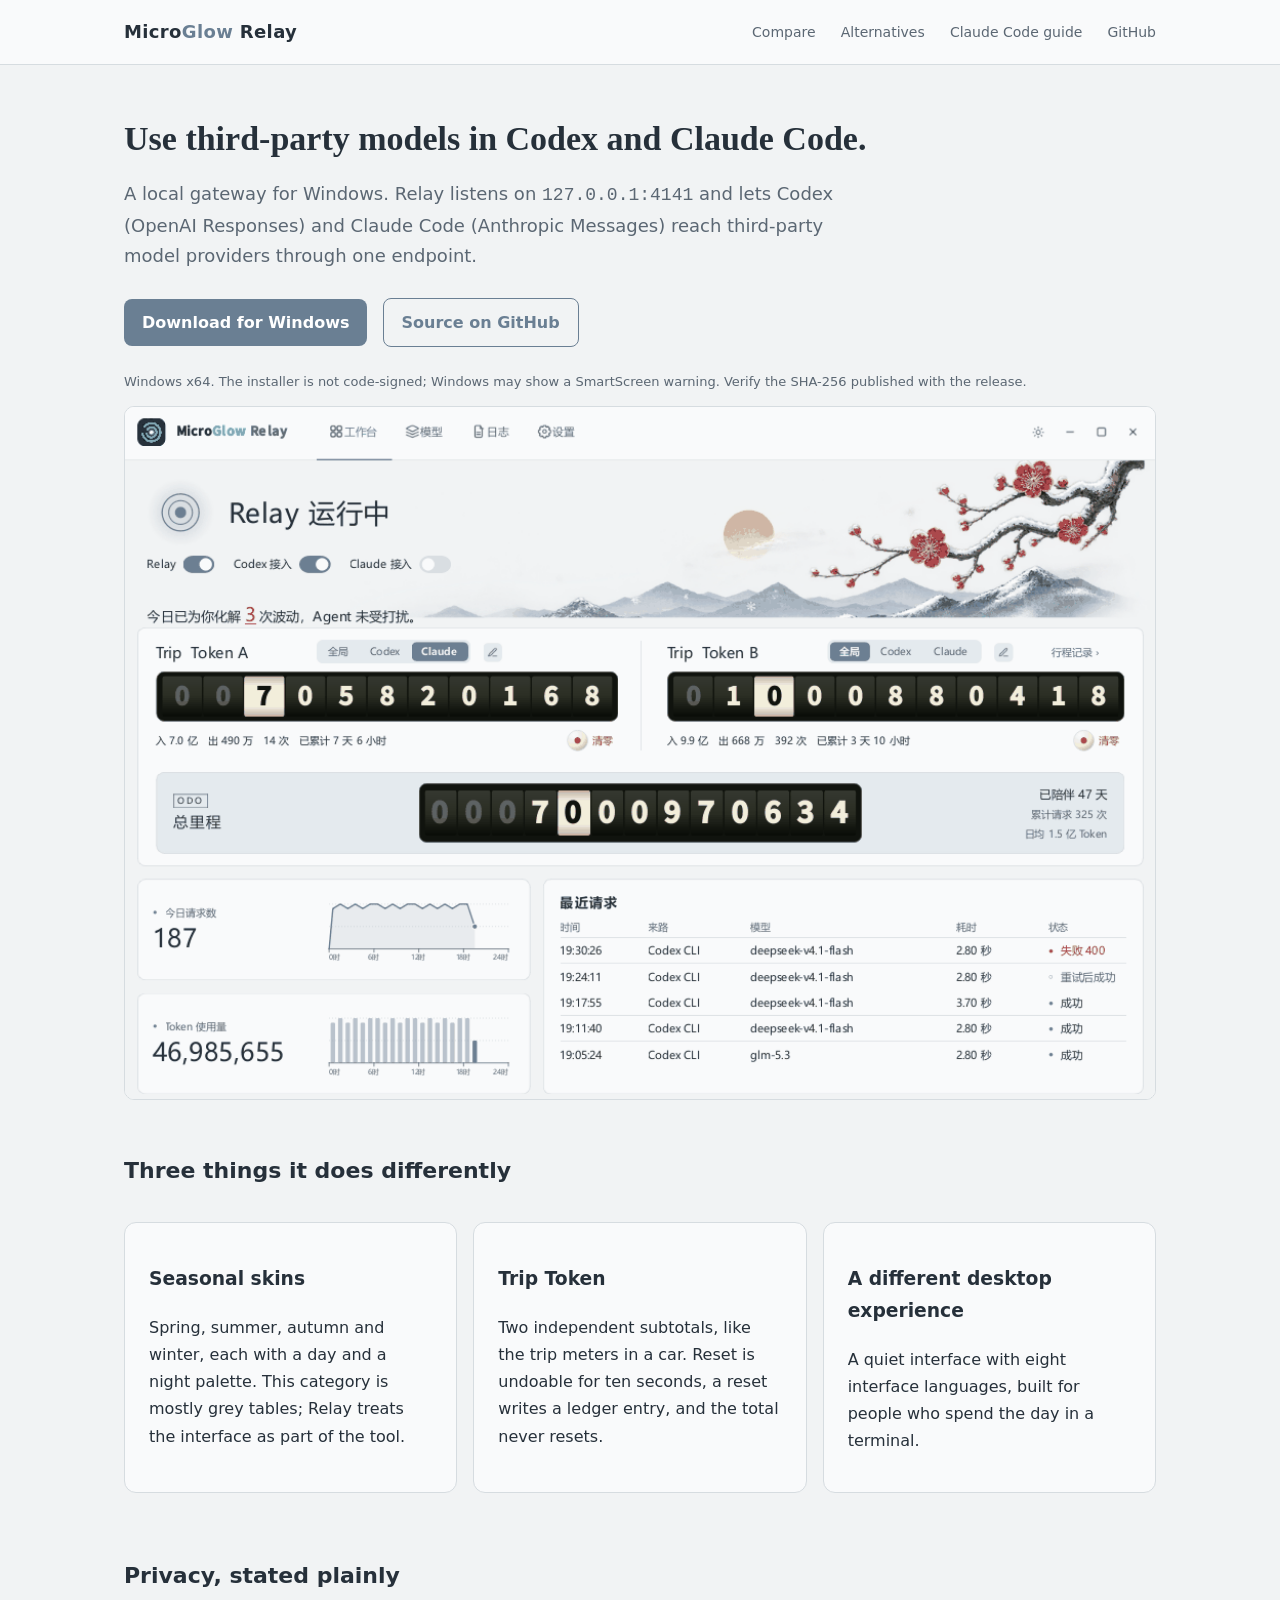
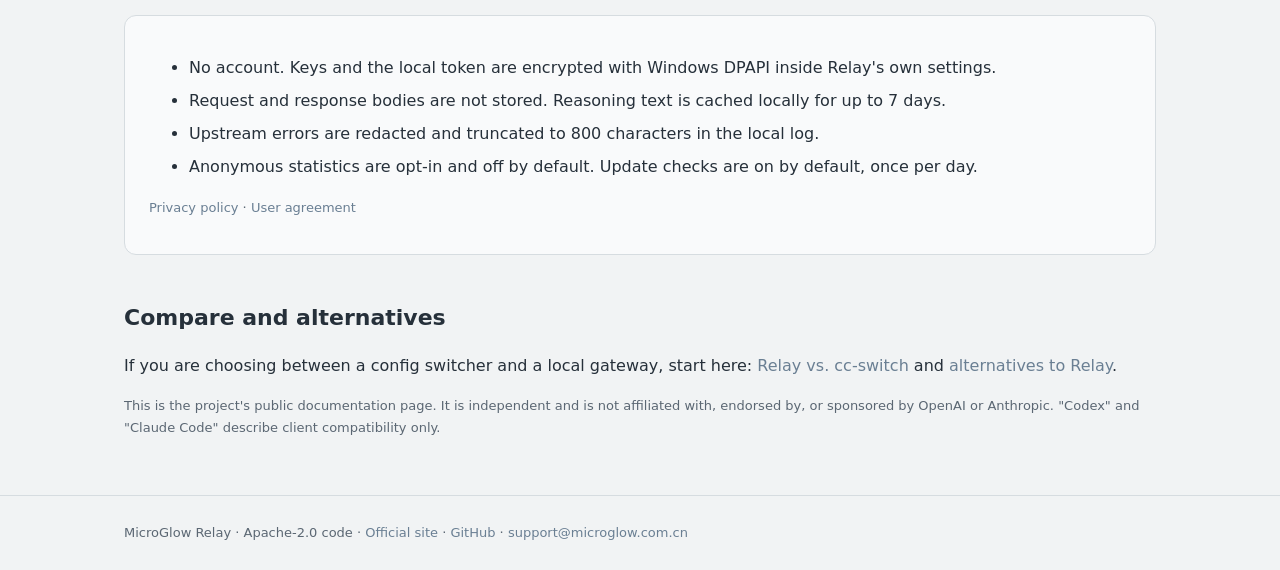
<file: docs/index.html>
<!doctype html>
<html lang="en">
<head>
<meta charset="utf-8">
<meta name="viewport" content="width=device-width,initial-scale=1">
<title>MicroGlow Relay — use third-party models in Codex and Claude Code</title>
<meta name="description" content="MicroGlow Relay is a local gateway for Windows that lets Codex and Claude Code use third-party models. Open source, Apache-2.0.">
<link rel="canonical" href="https://mazda6hk-coder.github.io/MicroGlow-Relay/">
<meta property="og:title" content="MicroGlow Relay — local gateway for Codex and Claude Code">
<meta property="og:description" content="Use third-party models in Codex and Claude Code. Local, open source, no account.">
<meta property="og:type" content="website">
<meta property="og:url" content="https://mazda6hk-coder.github.io/MicroGlow-Relay/">
<meta property="og:image" content="https://mazda6hk-coder.github.io/MicroGlow-Relay/images/social-preview-1280x640.png">
<meta name="twitter:card" content="summary_large_image">
<meta name="twitter:image" content="https://mazda6hk-coder.github.io/MicroGlow-Relay/images/social-preview-1280x640.png">
<link rel="stylesheet" href="site.css">
<script type="application/ld+json">
{"@context":"https://schema.org","@type":"SoftwareApplication",
"name":"MicroGlow Relay","applicationCategory":"DeveloperApplication",
"operatingSystem":"Windows","license":"https://www.apache.org/licenses/LICENSE-2.0",
"offers":{"@type":"Offer","price":"0","priceCurrency":"USD"},
"url":"https://mazda6hk-coder.github.io/MicroGlow-Relay/",
"sameAs":["https://github.com/mazda6hk-coder/MicroGlow-Relay"]}
</script>
</head>
<body>
<header class="site"><div class="wrap">
  <div class="brand">Micro<span>Glow</span> Relay</div>
  <nav>
    <a href="compare/cc-switch.html">Compare</a>
    <a href="alternatives.html">Alternatives</a>
    <a href="claude-code-third-party.html">Claude Code guide</a>
    <a href="https://github.com/mazda6hk-coder/MicroGlow-Relay">GitHub</a>
  </nav>
</div></header>

<main class="wrap">
<h1>Use third-party models in Codex and Claude Code.</h1>
<p class="lead">A local gateway for Windows. Relay listens on <code>127.0.0.1:4141</code> and lets
Codex (OpenAI Responses) and Claude Code (Anthropic Messages) reach third-party model
providers through one endpoint.</p>

<p>
  <a class="btn" href="https://github.com/mazda6hk-coder/MicroGlow-Relay/releases/tag/v1.0">Download for Windows</a>
  <a class="btn ghost" href="https://github.com/mazda6hk-coder/MicroGlow-Relay">Source on GitHub</a>
</p>
<p class="note">Windows x64. The installer is not code-signed; Windows may show a SmartScreen warning.
Verify the SHA-256 published with the release.</p>

<img class="shot" src="images/trip-token-loop.gif" alt="Trip Token meters rolling while the seasonal skins change">

<h2>Three things it does differently</h2>
<div class="grid">
  <div class="card"><h3>Seasonal skins</h3><p>Spring, summer, autumn and winter, each with a day and
  a night palette. This category is mostly grey tables; Relay treats the interface as part of the tool.</p></div>
  <div class="card"><h3>Trip Token</h3><p>Two independent subtotals, like the trip meters in a car.
  Reset is undoable for ten seconds, a reset writes a ledger entry, and the total never resets.</p></div>
  <div class="card"><h3>A different desktop experience</h3><p>A quiet interface with eight interface
  languages, built for people who spend the day in a terminal.</p></div>
</div>

<h2>Privacy, stated plainly</h2>
<div class="card">
  <ul class="tight">
    <li>No account. Keys and the local token are encrypted with Windows DPAPI inside Relay's own settings.</li>
    <li>Request and response bodies are not stored. Reasoning text is cached locally for up to 7 days.</li>
    <li>Upstream errors are redacted and truncated to 800 characters in the local log.</li>
    <li>Anonymous statistics are opt-in and off by default. Update checks are on by default, once per day.</li>
  </ul>
  <p class="note"><a href="https://github.com/mazda6hk-coder/MicroGlow-Relay/blob/main/docs/PRIVACY-POLICY.md">Privacy policy</a> ·
  <a href="https://github.com/mazda6hk-coder/MicroGlow-Relay/blob/main/docs/USER-AGREEMENT.md">User agreement</a></p>
</div>

<h2>Compare and alternatives</h2>
<p>If you are choosing between a config switcher and a local gateway, start here:
<a href="compare/cc-switch.html">Relay vs. cc-switch</a> and
<a href="alternatives.html">alternatives to Relay</a>.</p>

<p class="note">This is the project's public documentation page. It is independent and is not affiliated
with, endorsed by, or sponsored by OpenAI or Anthropic. "Codex" and "Claude Code" describe client
compatibility only.</p>
</main>

<footer><div class="wrap">
  MicroGlow Relay · Apache-2.0 code · <a href="https://www.microglow.com.cn/relay">Official site</a> ·
  <a href="https://github.com/mazda6hk-coder/MicroGlow-Relay">GitHub</a> ·
  <a href="mailto:support@microglow.com.cn">support@microglow.com.cn</a>
</div></footer>
</body>
</html>
</file>
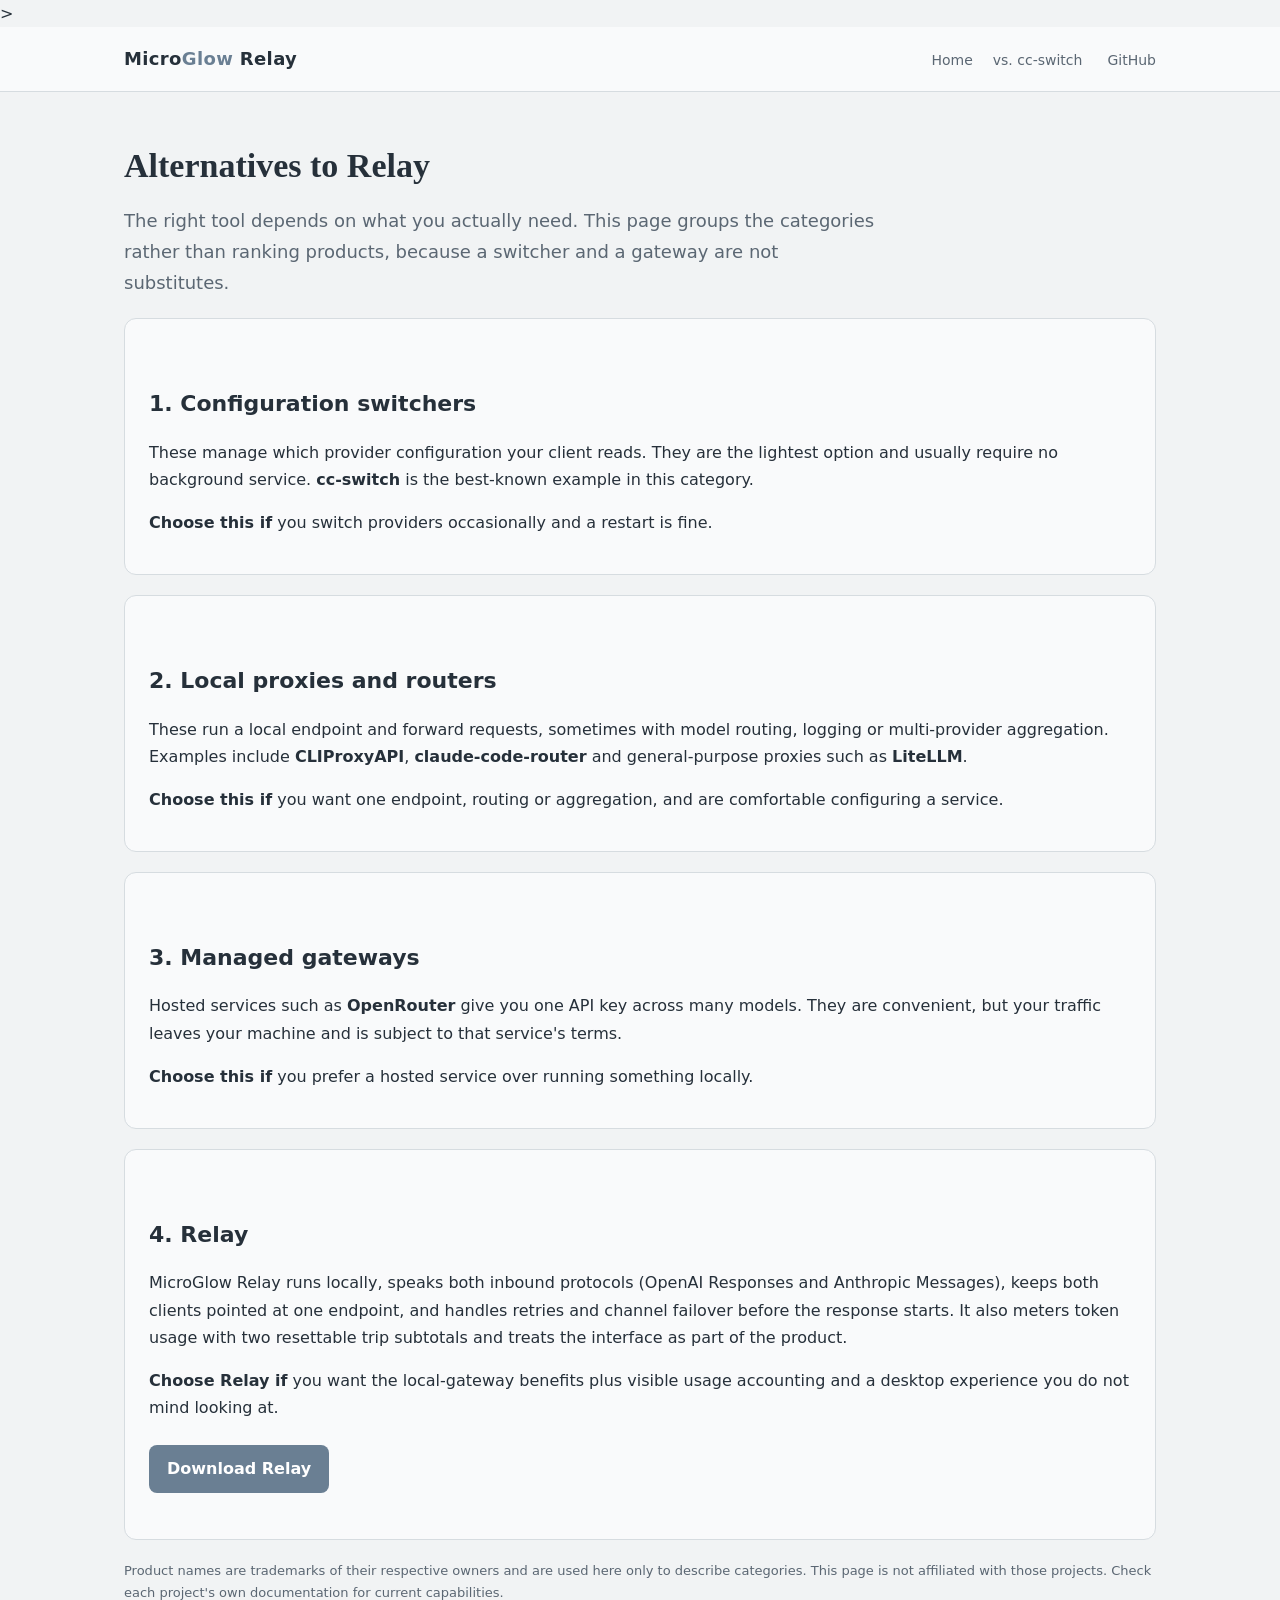
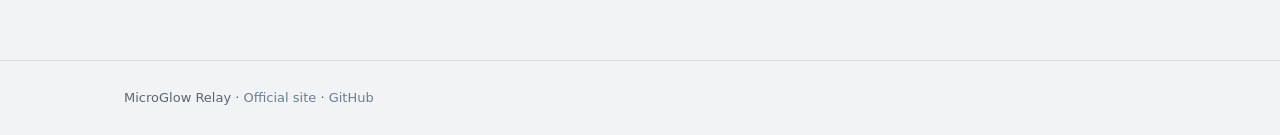
<file: docs/alternatives.html>
<!doctype html>
<html lang="en">
<head>
<meta charset="utf-8">
<meta name="viewport" content="width=device-width,initial-scale=1">
<title>Alternatives to MicroGlow Relay — local gateways, routers and config switchers</title>
<meta name="description" content="If Relay is not the right fit, here are the categories of tools people use instead: config switchers, local proxies and model routers.">
<link rel="canonical" href="https://mazda6hk-coder.github.io/MicroGlow-Relay/alternatives.html">
<meta property="og:title" content="Alternatives to MicroGlow Relay — local gateways, routers and config switchers">
<meta property="og:description" content="If Relay is not the right fit, here are the categories of tools people use instead: config switchers, local proxies and model routers.">
<meta property="og:type" content="article">
<meta property="og:url" content="https://mazda6hk-coder.github.io/MicroGlow-Relay/alternatives.html">
<meta property="og:image" content="https://mazda6hk-coder.github.io/MicroGlow-Relay/images/social-preview-1280x640.png">
<meta name="twitter:card" content="summary_large_image"
<meta name="twitter:image" content="https://mazda6hk-coder.github.io/MicroGlow-Relay/images/social-preview-1280x640.png">>
<link rel="stylesheet" href="site.css">
</head>
<body>
<header class="site"><div class="wrap">
  <div class="brand">Micro<span>Glow</span> Relay</div>
  <nav><a href="index.html">Home</a><a href="compare/cc-switch.html">vs. cc-switch</a>
  <a href="https://github.com/mazda6hk-coder/MicroGlow-Relay">GitHub</a></nav>
</div></header>
<main class="wrap">
<h1>Alternatives to Relay</h1>
<p class="lead">The right tool depends on what you actually need. This page groups the categories
rather than ranking products, because a switcher and a gateway are not substitutes.</p>

<div class="card">
<h2>1. Configuration switchers</h2>
<p>These manage which provider configuration your client reads. They are the lightest option and
usually require no background service. <strong>cc-switch</strong> is the best-known example in this
category.</p>
<p><strong>Choose this if</strong> you switch providers occasionally and a restart is fine.</p>
</div>

<div class="card">
<h2>2. Local proxies and routers</h2>
<p>These run a local endpoint and forward requests, sometimes with model routing, logging or
multi-provider aggregation. Examples include <strong>CLIProxyAPI</strong>,
<strong>claude-code-router</strong> and general-purpose proxies such as <strong>LiteLLM</strong>.</p>
<p><strong>Choose this if</strong> you want one endpoint, routing or aggregation, and are comfortable
configuring a service.</p>
</div>

<div class="card">
<h2>3. Managed gateways</h2>
<p>Hosted services such as <strong>OpenRouter</strong> give you one API key across many models.
They are convenient, but your traffic leaves your machine and is subject to that service's terms.</p>
<p><strong>Choose this if</strong> you prefer a hosted service over running something locally.</p>
</div>

<div class="card">
<h2>4. Relay</h2>
<p>MicroGlow Relay runs locally, speaks both inbound protocols (OpenAI Responses and Anthropic
Messages), keeps both clients pointed at one endpoint, and handles retries and channel failover
before the response starts. It also meters token usage with two resettable trip subtotals and treats
the interface as part of the product.</p>
<p><strong>Choose Relay if</strong> you want the local-gateway benefits plus visible usage accounting
and a desktop experience you do not mind looking at.</p>
<p><a class="btn" href="https://github.com/mazda6hk-coder/MicroGlow-Relay/releases/tag/v1.0">Download Relay</a></p>
</div>

<p class="note">Product names are trademarks of their respective owners and are used here only to
describe categories. This page is not affiliated with those projects. Check each project's own
documentation for current capabilities.</p>
</main>
<footer><div class="wrap">MicroGlow Relay · <a href="https://www.microglow.com.cn/relay">Official site</a> ·
<a href="https://github.com/mazda6hk-coder/MicroGlow-Relay">GitHub</a></div></footer>
</body>
</html>
</file>
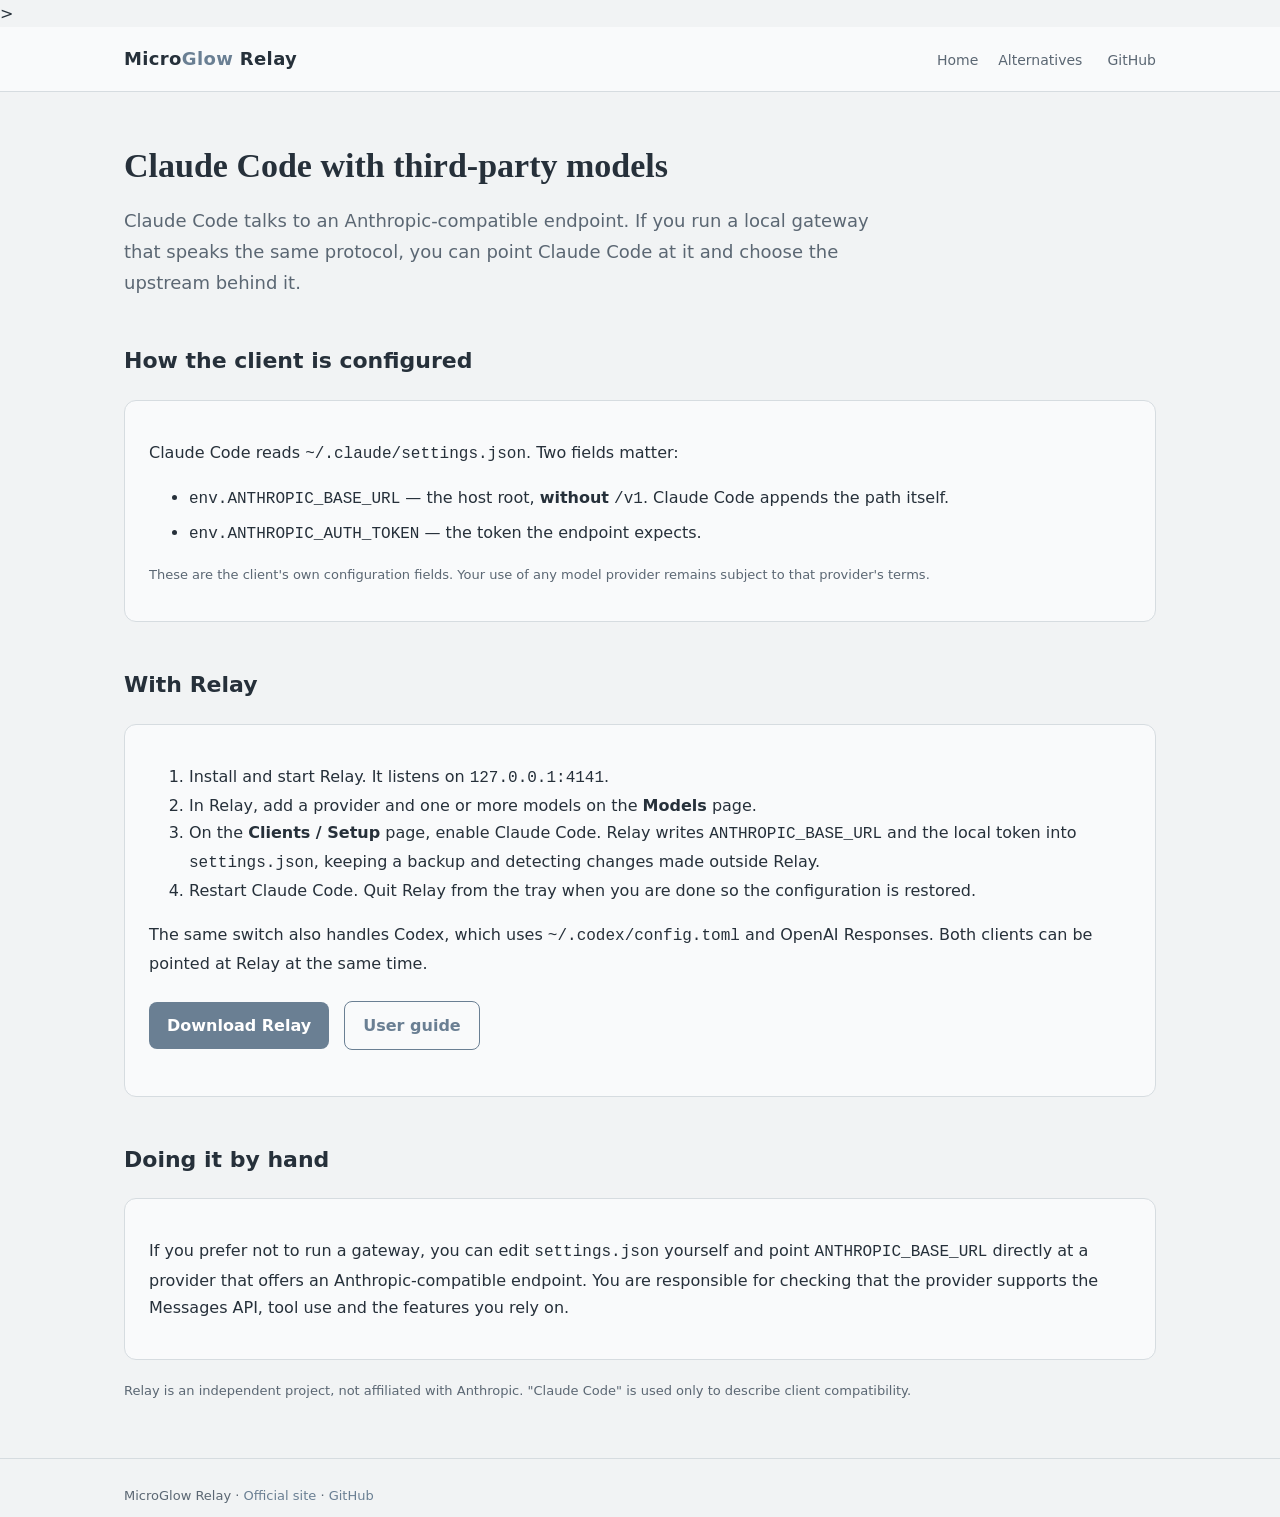
<file: docs/claude-code-third-party.html>
<!doctype html>
<html lang="en">
<head>
<meta charset="utf-8">
<meta name="viewport" content="width=device-width,initial-scale=1">
<title>Use Claude Code with third-party models — a local gateway setup</title>
<meta name="description" content="How Claude Code's base URL and token settings work, and how a local gateway lets you point Claude Code at third-party model providers.">
<link rel="canonical" href="https://mazda6hk-coder.github.io/MicroGlow-Relay/claude-code-third-party.html">
<meta property="og:title" content="Use Claude Code with third-party models — a local gateway setup">
<meta property="og:description" content="How Claude Code's base URL and token settings work, and how a local gateway lets you point Claude Code at third-party model providers.">
<meta property="og:type" content="article">
<meta property="og:url" content="https://mazda6hk-coder.github.io/MicroGlow-Relay/claude-code-third-party.html">
<meta property="og:image" content="https://mazda6hk-coder.github.io/MicroGlow-Relay/images/social-preview-1280x640.png">
<meta name="twitter:card" content="summary_large_image"
<meta name="twitter:image" content="https://mazda6hk-coder.github.io/MicroGlow-Relay/images/social-preview-1280x640.png">>
<link rel="stylesheet" href="site.css">
</head>
<body>
<header class="site"><div class="wrap">
  <div class="brand">Micro<span>Glow</span> Relay</div>
  <nav><a href="index.html">Home</a><a href="alternatives.html">Alternatives</a>
  <a href="https://github.com/mazda6hk-coder/MicroGlow-Relay">GitHub</a></nav>
</div></header>
<main class="wrap">
<h1>Claude Code with third-party models</h1>
<p class="lead">Claude Code talks to an Anthropic-compatible endpoint. If you run a local gateway
that speaks the same protocol, you can point Claude Code at it and choose the upstream behind it.</p>

<h2>How the client is configured</h2>
<div class="card">
<p>Claude Code reads <code>~/.claude/settings.json</code>. Two fields matter:</p>
<ul class="tight">
  <li><code>env.ANTHROPIC_BASE_URL</code> — the host root, <strong>without</strong> <code>/v1</code>.
  Claude Code appends the path itself.</li>
  <li><code>env.ANTHROPIC_AUTH_TOKEN</code> — the token the endpoint expects.</li>
</ul>
<p class="note">These are the client's own configuration fields. Your use of any model provider
remains subject to that provider's terms.</p>
</div>

<h2>With Relay</h2>
<div class="card">
<ol>
  <li>Install and start Relay. It listens on <code>127.0.0.1:4141</code>.</li>
  <li>In Relay, add a provider and one or more models on the <strong>Models</strong> page.</li>
  <li>On the <strong>Clients / Setup</strong> page, enable Claude Code. Relay writes
  <code>ANTHROPIC_BASE_URL</code> and the local token into <code>settings.json</code>, keeping a
  backup and detecting changes made outside Relay.</li>
  <li>Restart Claude Code. Quit Relay from the tray when you are done so the configuration is restored.</li>
</ol>
<p>The same switch also handles Codex, which uses <code>~/.codex/config.toml</code> and OpenAI
Responses. Both clients can be pointed at Relay at the same time.</p>
<p><a class="btn" href="https://github.com/mazda6hk-coder/MicroGlow-Relay/releases/tag/v1.0">Download Relay</a>
<a class="btn ghost" href="https://github.com/mazda6hk-coder/MicroGlow-Relay/blob/main/docs/USER-GUIDE.md">User guide</a></p>
</div>

<h2>Doing it by hand</h2>
<div class="card">
<p>If you prefer not to run a gateway, you can edit <code>settings.json</code> yourself and point
<code>ANTHROPIC_BASE_URL</code> directly at a provider that offers an Anthropic-compatible endpoint.
You are responsible for checking that the provider supports the Messages API, tool use and the
features you rely on.</p>
</div>

<p class="note">Relay is an independent project, not affiliated with Anthropic. "Claude Code" is used
only to describe client compatibility.</p>
</main>
<footer><div class="wrap">MicroGlow Relay · <a href="https://www.microglow.com.cn/relay">Official site</a> ·
<a href="https://github.com/mazda6hk-coder/MicroGlow-Relay">GitHub</a></div></footer>
</body>
</html>
</file>
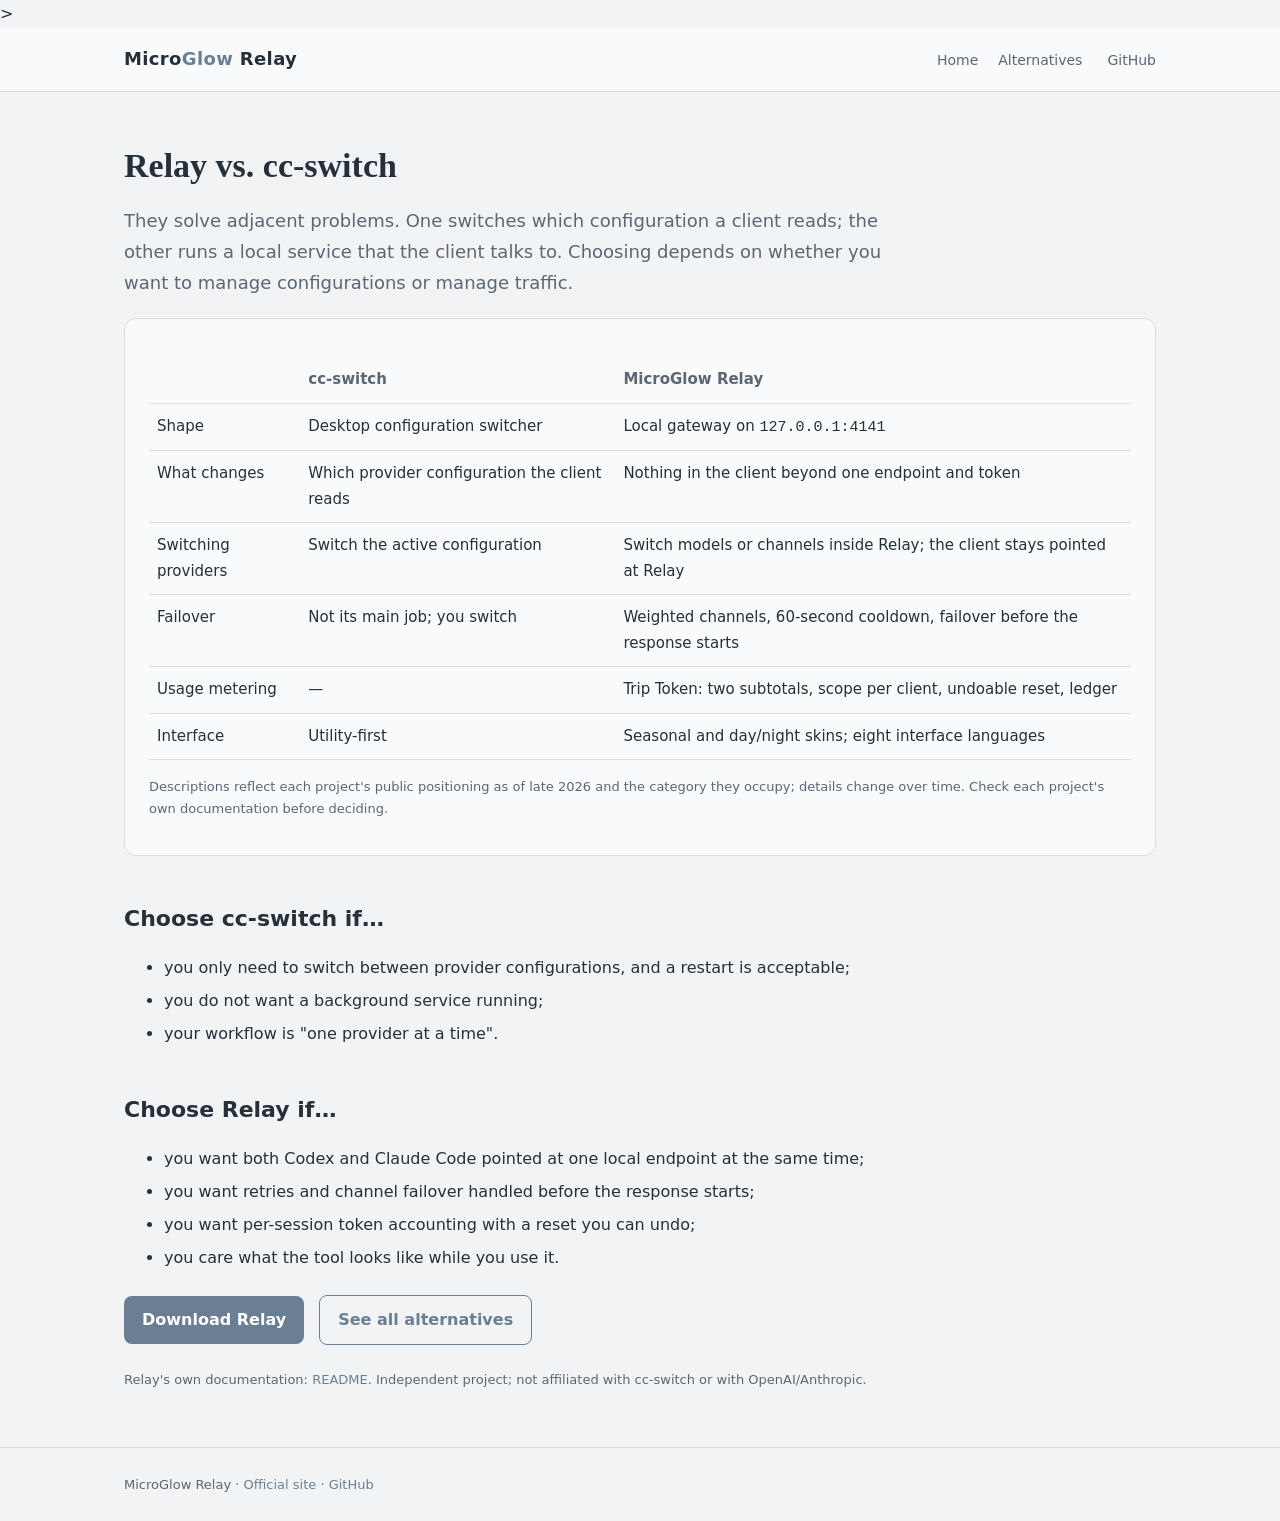
<file: docs/compare/cc-switch.html>
<!doctype html>
<html lang="en">
<head>
<meta charset="utf-8">
<meta name="viewport" content="width=device-width,initial-scale=1">
<title>MicroGlow Relay vs. cc-switch — which one fits your workflow</title>
<meta name="description" content="A factual comparison between a configuration switcher (cc-switch) and a local gateway (MicroGlow Relay) for Codex and Claude Code.">
<link rel="canonical" href="https://mazda6hk-coder.github.io/MicroGlow-Relay/compare/cc-switch.html">
<meta property="og:title" content="MicroGlow Relay vs. cc-switch — which one fits your workflow">
<meta property="og:description" content="A factual comparison between a configuration switcher (cc-switch) and a local gateway (MicroGlow Relay) for Codex and Claude Code.">
<meta property="og:type" content="article">
<meta property="og:url" content="https://mazda6hk-coder.github.io/MicroGlow-Relay/compare/cc-switch.html">
<meta property="og:image" content="https://mazda6hk-coder.github.io/MicroGlow-Relay/images/social-preview-1280x640.png">
<meta name="twitter:card" content="summary_large_image"
<meta name="twitter:image" content="https://mazda6hk-coder.github.io/MicroGlow-Relay/images/social-preview-1280x640.png">>
<link rel="stylesheet" href="../site.css">
</head>
<body>
<header class="site"><div class="wrap">
  <div class="brand">Micro<span>Glow</span> Relay</div>
  <nav><a href="../index.html">Home</a><a href="../alternatives.html">Alternatives</a>
  <a href="https://github.com/mazda6hk-coder/MicroGlow-Relay">GitHub</a></nav>
</div></header>
<main class="wrap">
<h1>Relay vs. cc-switch</h1>
<p class="lead">They solve adjacent problems. One switches which configuration a client reads;
the other runs a local service that the client talks to. Choosing depends on whether you want to
manage configurations or manage traffic.</p>

<div class="card">
<table>
<thead><tr><th>&nbsp;</th><th>cc-switch</th><th>MicroGlow Relay</th></tr></thead>
<tbody>
<tr><td>Shape</td><td>Desktop configuration switcher</td><td>Local gateway on <code>127.0.0.1:4141</code></td></tr>
<tr><td>What changes</td><td>Which provider configuration the client reads</td><td>Nothing in the client beyond one endpoint and token</td></tr>
<tr><td>Switching providers</td><td>Switch the active configuration</td><td>Switch models or channels inside Relay; the client stays pointed at Relay</td></tr>
<tr><td>Failover</td><td>Not its main job; you switch</td><td>Weighted channels, 60-second cooldown, failover before the response starts</td></tr>
<tr><td>Usage metering</td><td>—</td><td>Trip Token: two subtotals, scope per client, undoable reset, ledger</td></tr>
<tr><td>Interface</td><td>Utility-first</td><td>Seasonal and day/night skins; eight interface languages</td></tr>
</tbody>
</table>
<p class="note">Descriptions reflect each project's public positioning as of late 2026 and the category
they occupy; details change over time. Check each project's own documentation before deciding.</p>
</div>

<h2>Choose cc-switch if…</h2>
<ul class="tight">
  <li>you only need to switch between provider configurations, and a restart is acceptable;</li>
  <li>you do not want a background service running;</li>
  <li>your workflow is "one provider at a time".</li>
</ul>

<h2>Choose Relay if…</h2>
<ul class="tight">
  <li>you want both Codex and Claude Code pointed at one local endpoint at the same time;</li>
  <li>you want retries and channel failover handled before the response starts;</li>
  <li>you want per-session token accounting with a reset you can undo;</li>
  <li>you care what the tool looks like while you use it.</li>
</ul>

<p><a class="btn" href="https://github.com/mazda6hk-coder/MicroGlow-Relay/releases/tag/v1.0">Download Relay</a>
<a class="btn ghost" href="../alternatives.html">See all alternatives</a></p>
<p class="note">Relay's own documentation: <a href="https://github.com/mazda6hk-coder/MicroGlow-Relay">README</a>.
Independent project; not affiliated with cc-switch or with OpenAI/Anthropic.</p>
</main>
<footer><div class="wrap">MicroGlow Relay · <a href="https://www.microglow.com.cn/relay">Official site</a> ·
<a href="https://github.com/mazda6hk-coder/MicroGlow-Relay">GitHub</a></footer></div>
</body>
</html>
</file>
<file: docs/site.css>
:root{
  --paper:#f1f3f4; --card:#f9fafb; --ink:#26303a; --ink2:#5b6773;
  --line:#d6dce0; --accent:#6a7f93; --seal:#a63a3a; --wash:#e4eaee;
}
*{box-sizing:border-box}
body{margin:0;background:var(--paper);color:var(--ink);
  font:16px/1.7 "Source Sans 3","Noto Sans SC","Microsoft YaHei",system-ui,sans-serif}
a{color:var(--accent);text-decoration:none}
a:hover{text-decoration:underline}
.wrap{max-width:1080px;margin:0 auto;padding:0 24px}
header.site{border-bottom:1px solid var(--line);background:var(--card)}
header.site .wrap{display:flex;align-items:center;justify-content:space-between;height:64px}
.brand{font-weight:700;letter-spacing:.02em;color:var(--ink);font-size:18px}
.brand span{color:var(--accent)}
nav a{margin-left:20px;color:var(--ink2);font-size:14px}
h1{font-size:34px;line-height:1.3;margin:52px 0 12px;font-family:"Noto Serif SC",Georgia,serif}
h2{font-size:22px;margin:44px 0 12px}
p.lead{font-size:18px;color:var(--ink2);max-width:760px}
.card{background:var(--card);border:1px solid var(--line);border-radius:12px;padding:22px 24px;margin:20px 0}
.grid{display:grid;grid-template-columns:repeat(auto-fit,minmax(240px,1fr));gap:16px}
.btn{display:inline-block;background:var(--accent);color:#fff;border-radius:8px;padding:10px 18px;margin:8px 10px 8px 0;font-weight:600}
.btn.ghost{background:transparent;color:var(--accent);border:1px solid var(--accent)}
table{width:100%;border-collapse:collapse;margin:16px 0;font-size:15px}
th,td{border-bottom:1px solid var(--line);padding:10px 8px;text-align:left;vertical-align:top}
th{color:var(--ink2);font-weight:600}
.seal{color:var(--seal)}
.note{font-size:13px;color:var(--ink2)}
footer{border-top:1px solid var(--line);margin-top:56px;padding:26px 0;color:var(--ink2);font-size:13px}
img.shot{width:100%;border:1px solid var(--line);border-radius:10px;background:#fff}
ul.tight li{margin:6px 0}
@media(max-width:680px){h1{font-size:27px;margin-top:34px}nav a{margin-left:12px}}
</file>
